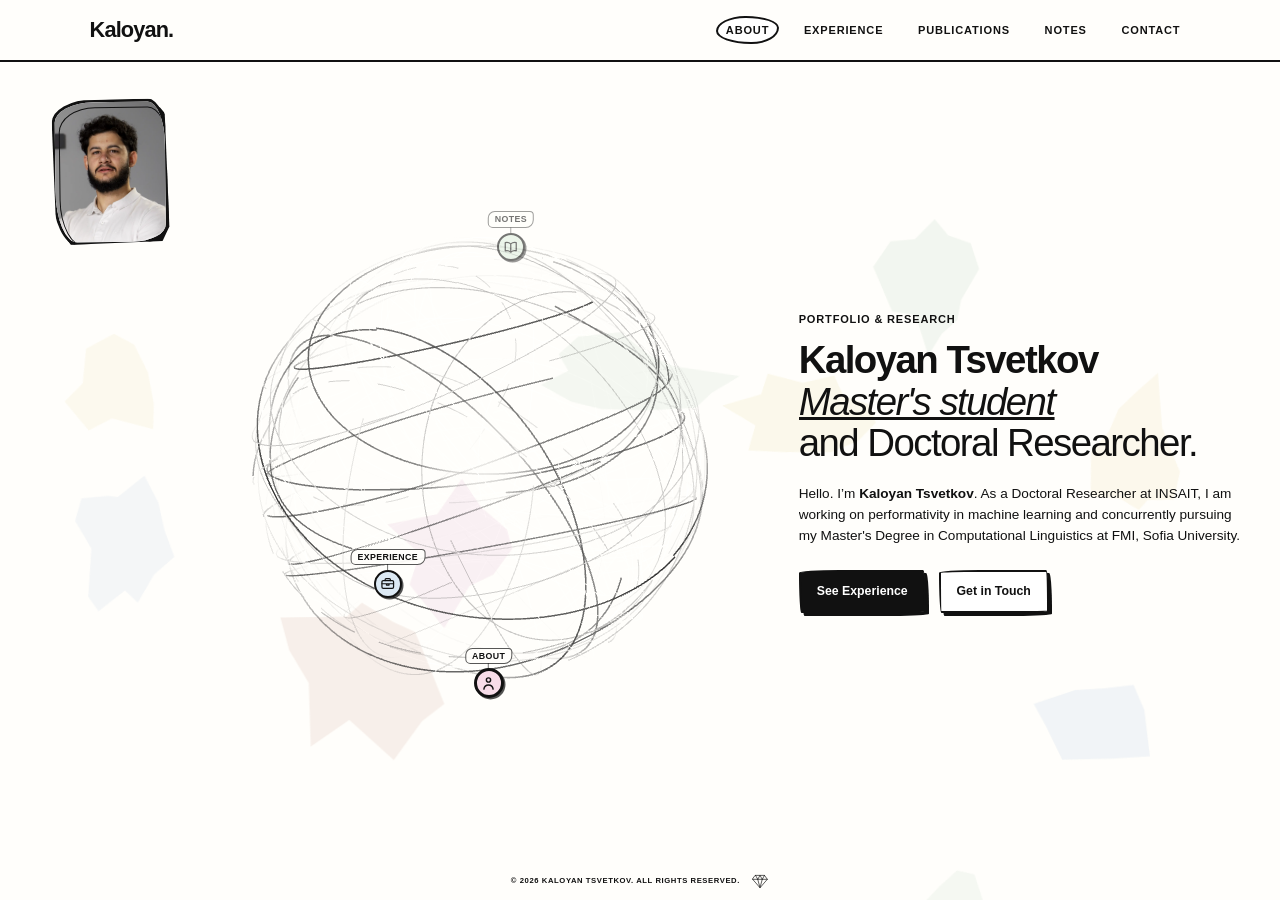
<file: index.html>
<!DOCTYPE html>
<html lang="en">
<head>
    <meta charset="UTF-8" />
    <meta name="viewport" content="width=device-width, initial-scale=1.0" />
    <meta name="description" content="<b>Kaloyan Tsvetkov</b> — Doctoral Researcher & Digital Curator." />
    <title>Kaloyan Tsvetkov</title>
    <link rel="icon" href="./src/images/favicon.ico" type="image/x-icon" />
    <link rel="shortcut icon" href="./src/images/favicon.ico" type="image/x-icon" />
    <link rel="stylesheet" href="style/portfolio.css">
    <link rel="stylesheet" href="style/sketch.css">
</head>
<body>
    <div class="pastel-field" aria-hidden="true">
        <span class="pastel-shape pastel-shape-a"></span><span class="pastel-shape pastel-shape-b"></span>
        <span class="pastel-shape pastel-shape-c"></span><span class="pastel-shape pastel-shape-d"></span>
        <span class="pastel-shape pastel-shape-e"></span><span class="pastel-shape pastel-shape-f"></span>
        <span class="pastel-shape pastel-shape-g"></span><span class="pastel-shape pastel-shape-h"></span>
        <span class="pastel-shape pastel-shape-i"></span><span class="pastel-shape pastel-shape-j"></span>
    </div>

    <nav class="glass-nav" aria-label="Primary">
        <div class="nav-content">
            <a href="#" class="logo text-display" data-section-link="about">Kaloyan.</a>
            <span class="mobile-active-section text-label" aria-hidden="true">About</span>
            <button class="mobile-menu-toggle" type="button" aria-label="Open navigation" aria-expanded="false" aria-controls="primary-links">
                <svg viewBox="0 0 24 24" aria-hidden="true"><path d="M4 7h16M4 12h16M4 17h16"></path></svg>
            </button>
            <ul class="nav-links" id="primary-links">
                <li><a href="#about" class="text-label is-active" data-section-link="about" aria-current="page">About</a></li>
                <li><a href="#experience" class="text-label" data-section-link="experience">Experience</a></li>
                <li><a href="#publications" class="text-label" data-section-link="publications">Publications</a></li>
                <li><a href="#notes" class="text-label" data-section-link="notes">Notes</a></li>
                <li><a href="#contact" class="text-label" data-section-link="contact">Contact</a></li>
            </ul>
        </div>
    </nav>

    <main class="portfolio-shell">
        <aside class="portrait-region" aria-label="Portrait">
            <div class="hero-visual"><div class="image-frame"><img src="src/images/profile_work.webp" alt="me" fetchpriority="high" loading="eager"></div></div>
        </aside>

        <div class="orb-region">
            <canvas id="orb-canvas" aria-hidden="true"></canvas>
            <div class="orb-node-layer">
                <button class="orb-node is-active" type="button" data-orb-section="about" aria-label="About" aria-pressed="true"><svg class="orb-node-icon" data-icon="person" viewBox="0 0 24 24" aria-hidden="true"><circle cx="12" cy="7" r="3"></circle><path d="M5.5 20c.5-4 2.7-6 6.5-6s6 2 6.5 6"></path></svg><span>About</span></button>
                <button class="orb-node" type="button" data-orb-section="experience" aria-label="Experience" aria-pressed="false"><svg class="orb-node-icon" data-icon="briefcase" viewBox="0 0 24 24" aria-hidden="true"><rect x="3" y="7" width="18" height="12" rx="2"></rect><path d="M8 7V5.5A1.5 1.5 0 0 1 9.5 4h5A1.5 1.5 0 0 1 16 5.5V7M3 12h18M10 12v2h4v-2"></path></svg><span>Experience</span></button>
                <button class="orb-node" type="button" data-orb-section="publications" aria-label="Publications" aria-pressed="false"><svg class="orb-node-icon" data-icon="file-text" viewBox="0 0 24 24" aria-hidden="true"><path d="M6 3h8l4 4v14H6zM14 3v5h4M9 12h6M9 16h6"></path></svg><span>Publications</span></button>
                <button class="orb-node" type="button" data-orb-section="notes" aria-label="Notes" aria-pressed="false"><svg class="orb-node-icon" data-icon="book" viewBox="0 0 24 24" aria-hidden="true"><path d="M3.5 5.5c3.5-1 6-.2 8.5 2v13c-2.5-2.2-5-3-8.5-2zM20.5 5.5c-3.5-1-6-.2-8.5 2v13c2.5-2.2 5-3 8.5-2z"></path></svg><span>Notes</span></button>
                <button class="orb-node" type="button" data-orb-section="contact" aria-label="Contact" aria-pressed="false"><svg class="orb-node-icon" data-icon="mail" viewBox="0 0 24 24" aria-hidden="true"><rect x="3" y="5" width="18" height="14" rx="2"></rect><path d="m4 7 8 6 8-6"></path></svg><span>Contact</span></button>
            </div>
        </div>

        <div class="section-stage" aria-live="polite">
            <section class="content-section hero is-active" id="about" data-section="about">
                <div class="editorial-grid"><div class="hero-text-block">
                    <span class="eyebrow text-label">Portfolio & Research</span>
                    <h1 class="display-lg"><b>Kaloyan Tsvetkov</b><br> <span class="italic-accent">Master's student</span> <br> and Doctoral Researcher.</h1>
                    <p class="body-lg">Hello. I’m <b>Kaloyan Tsvetkov</b>. As a Doctoral Researcher at INSAIT, I am working on performativity in machine learning and concurrently pursuing my Master's Degree in Computational Linguistics at FMI, Sofia University.</p>
                    <div class="cta-group"><a href="#experience" class="btn btn-primary" data-section-link="experience">See Experience</a><a href="#contact" class="btn btn-secondary" data-section-link="contact">Get in Touch</a></div>
                </div></div>
            </section>

            <section id="experience" class="content-section section-spacer bg-surface-low" data-section="experience" hidden>
                <div class="editorial-grid">
                    <div class="section-header full-row"><h2 class="headline-md"><span class="eyebrow-inline text-label">02 / Experience</span> Selected Roles</h2></div>
                    <div class="cards-grid">
                        <article class="card"><div class="card-header"><span class="chip">Research</span><span class="date text-label">Sep 2025 - Present</span></div><h3 class="title-lg">Ph.D. Student <span class="italic-accent">@</span> INSAIT</h3><p class="body-md text-muted">Focusing on AI Safety, LRM Scheming, and Theoretical Foundations.</p></article>
                        <article class="card"><div class="card-header"><span class="chip">Teaching</span><span class="date text-label">2022 - 2025</span></div><h3 class="title-lg">Teaching Assistant <span class="italic-accent">@</span> FMI</h3><p class="body-md text-muted">Conducting tutorials and mentoring undergraduate students in core CS subjects.</p></article>
                        <article class="card"><div class="card-header"><span class="chip">Internship</span><span class="date text-label">Mar 2025 - Jun 2025</span></div><h3 class="title-lg">Research Intern <span class="italic-accent">@</span> INSAIT</h3><p class="body-md text-muted">Early research into AI alignment theories.</p></article>
                        <article class="card"><div class="card-header"><span class="chip">Engineering</span><span class="date text-label">Jul 2024 - Nov 2024</span></div><h3 class="title-lg">Full-Stack Intern <span class="italic-accent">@</span> Astea</h3><p class="body-md text-muted">Developed a complex web-based team project utilizing modern stack technologies.</p></article>
                        <article class="card"><div class="card-header"><span class="chip">Hackathon</span><span class="date text-label">2023 & 2024</span></div><h3 class="title-lg">FMI Codes Winner</h3><p class="body-md text-muted">Achieved First Place (2024) and Second Place (2023) in the 48-hour university hackathon.</p></article>
                        <article class="card"><div class="card-header"><span class="chip">Olympiad</span><span class="date text-label">2017 - 2021</span></div><h3 class="title-lg">National Math Olympiad</h3><p class="body-md text-muted">Silver Medalist (2024) and 2x Bronze Medalist (2023, 2025).</p></article>
                    </div>
                </div>
            </section>

            <section id="publications" class="content-section section-spacer" data-section="publications" hidden>
                <div class="editorial-grid">
                    <div class="section-header full-row"><h2 class="headline-md"><span class="eyebrow-inline text-label">03 / Research</span> Publications</h2></div>
                    <div class="cards-grid cards-grid-single"><article class="card publication-card">
                        <div class="card-header"><span class="chip">Conference</span><span class="date text-label">2025</span></div>
                        <h3 class="title-lg"><a href="#" target="_blank" rel="noopener noreferrer">The Open Proof Corpus: A Large-Scale Study of LLM-Generated Mathematical Proofs</a></h3>
                        <p class="body-md text-muted"><b>Authors:</b>Jasper Dekoninck, Ivo Petrov, Kristian Minchev, Mislav Balunovic, Martin Vechev, Miroslav Marinov, Maria Drencheva, Lyuba Konova, Milen Shumanov, <b>Kaloyan Tsvetkov</b>, Nikolay Drenchev, Lazar Todorov, Kalina Nikolova, Nikolay Georgiev, Vanesa Kalinkova, Margulan Ismoldayev</p>
                        <p class="body-sm text-muted italic-accent">Published in: ICLR 2026</p>
                    </article></div>
                </div>
            </section>

            <section id="notes" class="content-section section-spacer bg-surface-low" data-section="notes" hidden>
                <div class="editorial-grid">
                    <div class="section-header full-row"><h2 class="headline-md"><span class="eyebrow-inline text-label">04 / Library</span> Teaching Notes</h2></div>
                    <div class="cards-grid cards-grid-single notes-list">
                        <article class="card"><h3 class="title-lg">Discrete Mathematics</h3><a href="./src/documents/DS_notes.pdf" target="_blank" rel="noopener noreferrer" class="text-label date">PDF / Open Access</a></article>
                        <article class="card"><h3 class="title-lg">Design & Analysis of Algorithms</h3><a href="./src/documents/DAA_notes.pdf" target="_blank" rel="noopener noreferrer" class="text-label date">PDF / Open Access</a></article>
                        <article class="card"><h3 class="title-lg">Algebra</h3><a href="./src/documents/Algebra_notes.pdf" target="_blank" rel="noopener noreferrer" class="text-label date">PDF / Open Access</a></article>
                    </div>
                </div>
            </section>

            <section id="contact" class="content-section section-spacer" data-section="contact" hidden>
                <div class="editorial-grid">
                    <div class="section-header full-row"><h2 class="headline-md"><span class="eyebrow-inline text-label">05 / Contact</span> Main Line.</h2></div>
                    <div class="contact-main col-offset-2">
                        <a href="mailto:kaloyan.tsvetkov@insait.ai" class="email-display display-lg">kaloyan.tsvetkov<span class="italic-accent">@</span> insait.ai</a>
                        <p class="body-lg text-muted">Reach out for research collaborations, academic inquiries or general discussions.</p>
                        <div class="social-links"><a href="https://github.com/KaloyanTs" class="social-text text-label">GitHub</a><a href="https://www.linkedin.com/in/kaloyan-tsvetkov-40416a247/" class="social-text text-label">LinkedIn</a><a href="https://www.instagram.com/kaloyants_gotin_sym/" class="social-text text-label">Instagram</a><a href="https://www.facebook.com/profile.php?id=100024007178107" class="social-text text-label">Facebook</a></div>
                    </div>
                </div>
            </section>
        </div>
    </main>

    <footer><div class="editorial-grid"><div class="footer-content">
        <p class="text-label text-muted">&copy; 2026 <b>Kaloyan Tsvetkov</b>. All rights reserved.</p>
        <span class="gem-launcher" onclick="openTowerGame(this)" title="Play Tower Bloxx"><img src="./src/images/diamong.svg" alt="Play"></span>
    </div></div></footer>

    <div id="tower-bloxx-modal" class="hidden">
        <div class="modal-header"><button class="restart-btn" onclick="resetGame()" title="Start Over">↻</button><button class="close-btn" onclick="closeTowerGame()" title="Close">&times;</button></div>
        <div id="tower-game-container">
            <div id="game-hud" class="hidden"><div class="hud-score">Population: <span id="hud-score-value">0</span></div><div class="hud-level">Level: <span id="hud-level-value">1</span></div></div>
            <div id="combo-timer-container" class="hidden"><div id="combo-timer-bar-wrapper"><div id="combo-timer-bar"></div></div><div id="combo-side-label"><span id="hud-combo-value">x1</span></div></div>
            <div id="game-state-completed" class="game-overlay hidden"><button class="close-popup-btn" onclick="hideCompletedPopup()" title="Close to view tower">&times;</button><h2 class="title-lg">Tower Completed!</h2><div class="score-summary">Bonus: <span id="tower-bonus">+500</span></div><button class="btn btn-primary" onclick="nextTower()">Build Next</button></div>
            <div id="effects-container"></div>
        </div>
    </div>

    <script src="script/contsnts.js" defer></script>
    <script src="script/portfolio.js" defer></script>
</body>
</html>
</file>
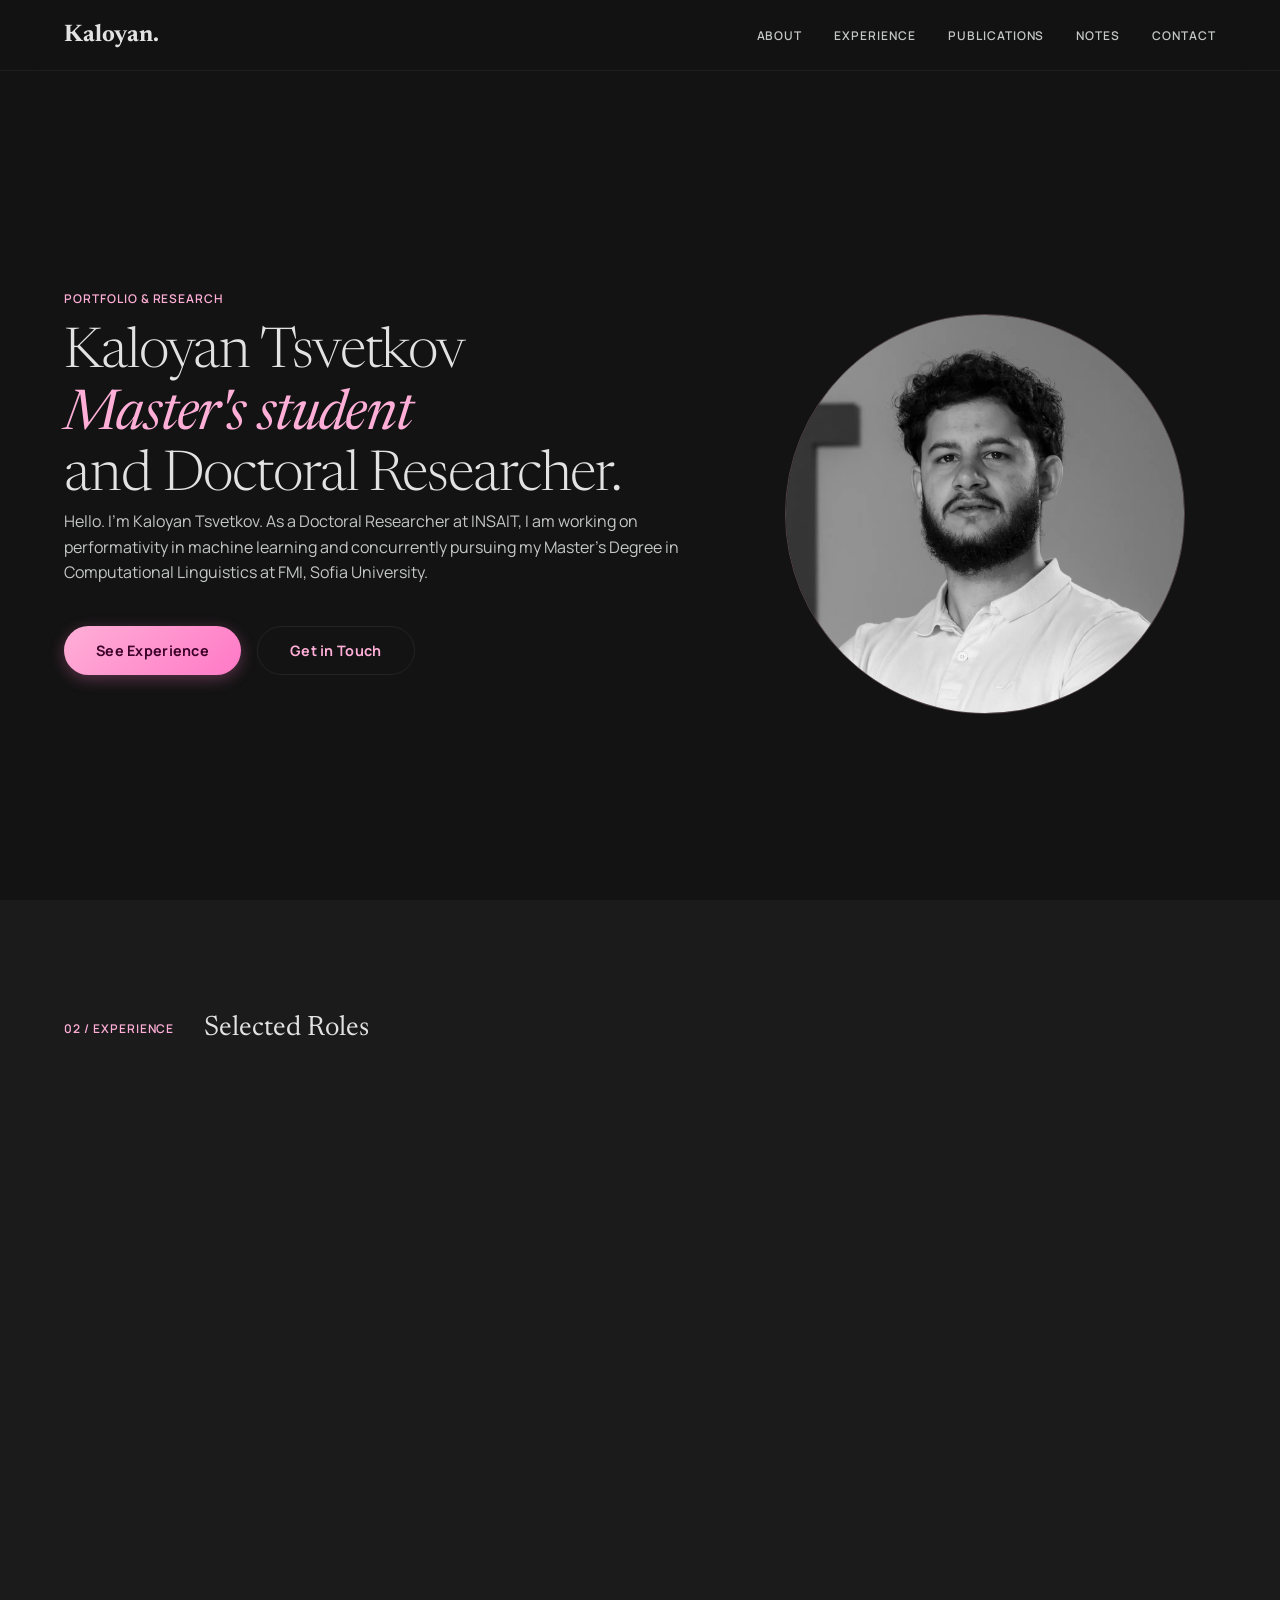
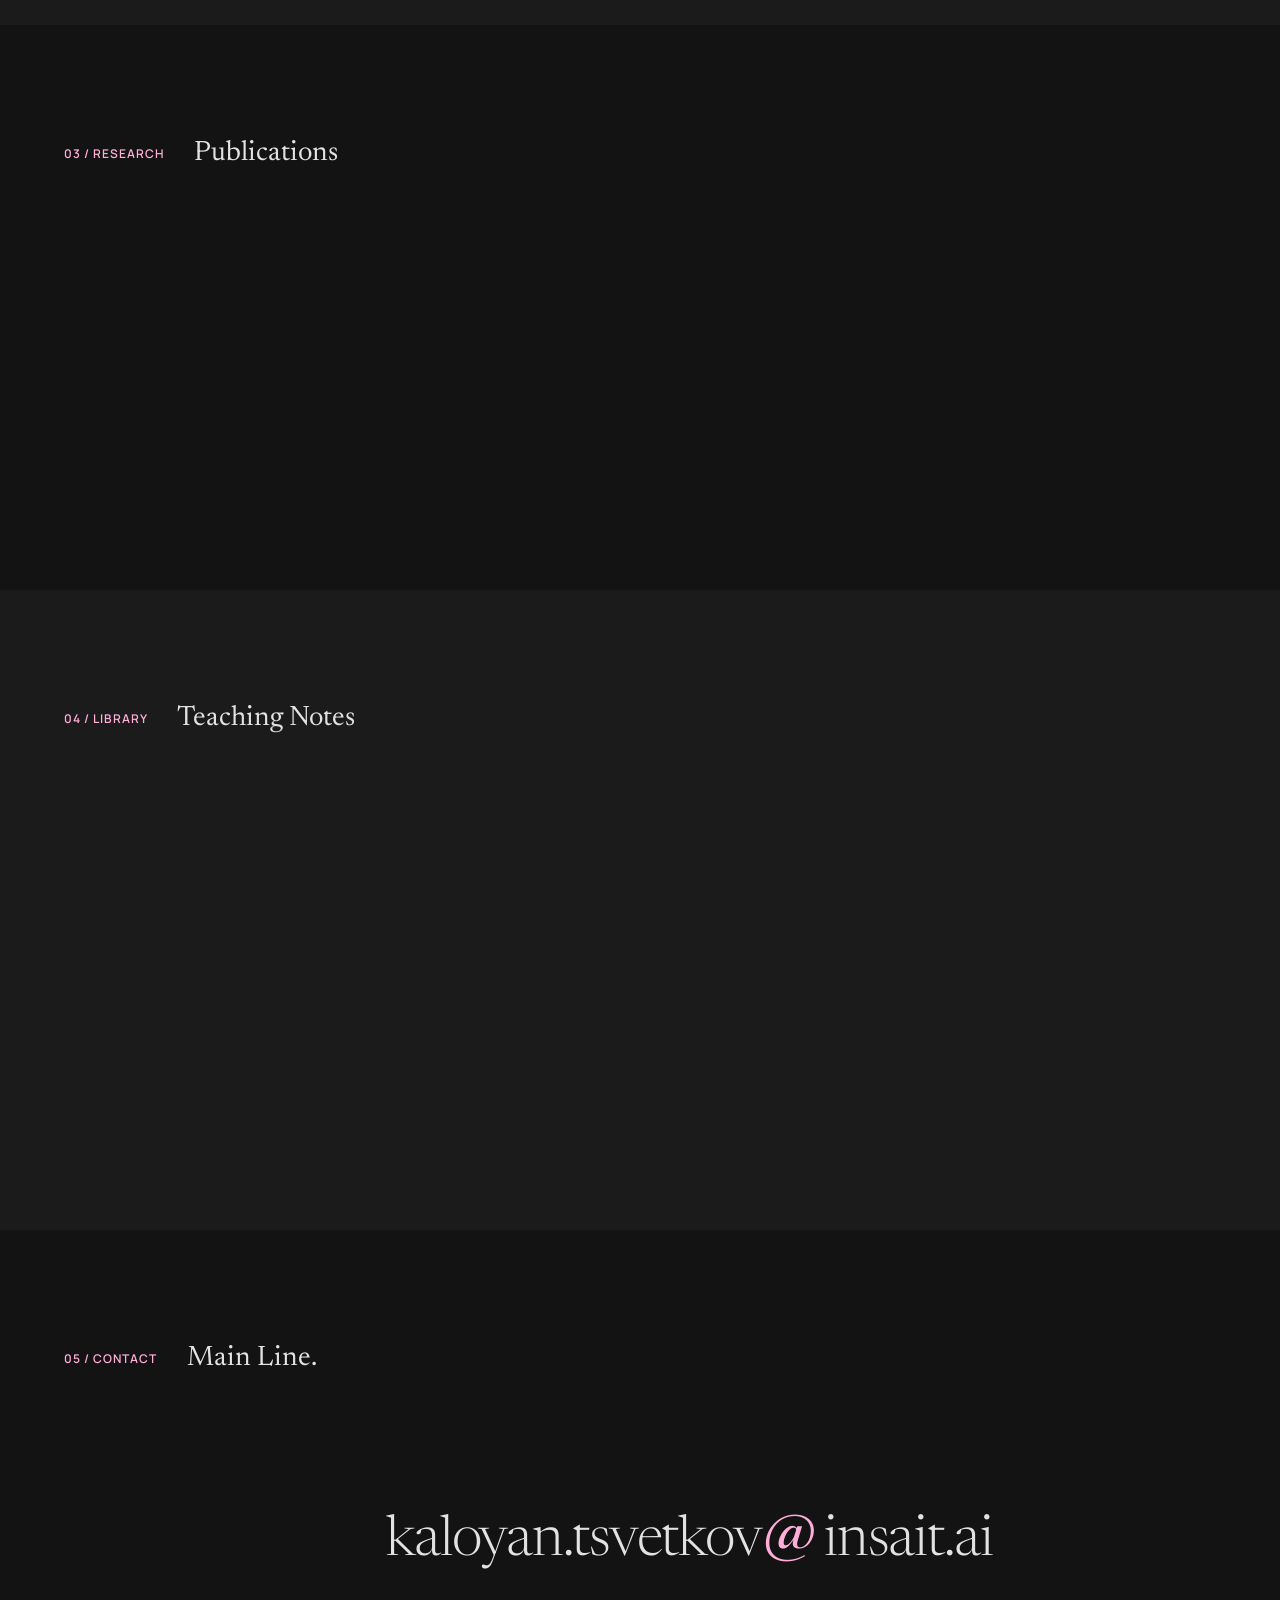
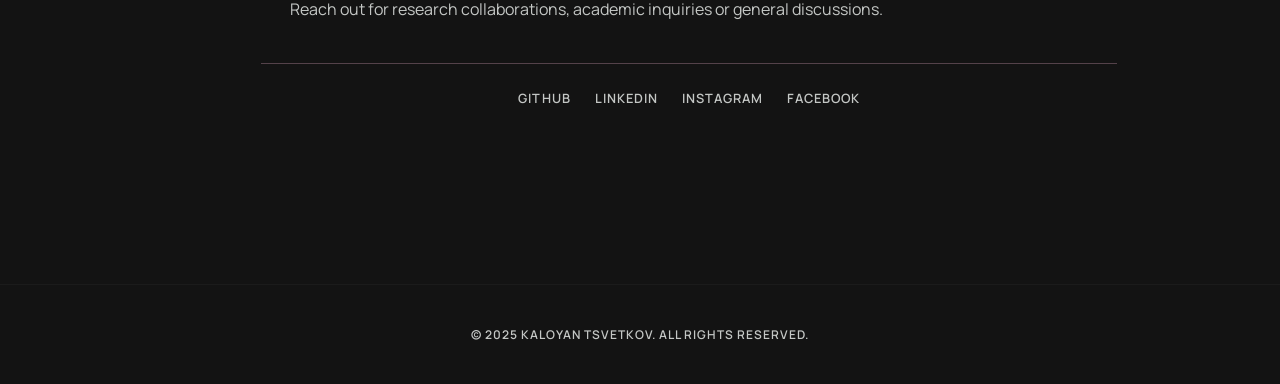
<file: index_formal.html>
<!DOCTYPE html>
<html lang="en">

<head>
    <meta charset="UTF-8" />
    <meta name="viewport" content="width=device-width, initial-scale=1.0" />
    <meta name="description" content="Kaloyan Tsvetkov — Doctoral Researcher & Digital Curator." />
    <title>Kaloyan Tsvetkov</title>
    
    <!-- Google Fonts: Newsreader (Serif) & Manrope (Sans-Serif) -->
    <link rel="preconnect" href="https://fonts.googleapis.com">
    <link rel="preconnect" href="https://fonts.gstatic.com" crossorigin>
    <link href="https://fonts.googleapis.com/css2?family=Manrope:wght@400;500;700&family=Newsreader:ital,opsz,wght@0,6..72,300;0,6..72,400;0,6..72,700;1,6..72,400&display=swap" rel="stylesheet">
    
    <!-- Favicon -->
    <link rel="icon" href="./src/images/favicon.ico" type="image/x-icon" />
    <link rel="shortcut icon" href="./src/images/favicon.ico" type="image/x-icon" />
    
    <!-- Font Awesome (Legacy support) -->
    <link rel="stylesheet" href="https://cdnjs.cloudflare.com/ajax/libs/font-awesome/4.7.0/css/font-awesome.min.css">
    
    <link rel="stylesheet" href="style/main.css">
</head>

<body>
    <!-- Navigation: Floating Glass -->
    <nav class="glass-nav">
        <div class="nav-content">
            <a href="#" class="logo text-display">Kaloyan.</a>
            <ul class="nav-links">
                <li><a href="#about" class="text-label">About</a></li>
                <li><a href="#experience" class="text-label">Experience</a></li>
                <li><a href="#publications" class="text-label">Publications</a></li>
                <li><a href="#notes" class="text-label">Notes</a></li>
                <li><a href="#contact" class="text-label">Contact</a></li>
            </ul>
        </div>
    </nav>

    <!-- Hero Section: Editorial Asymmetry -->
    <section class="hero" id="about">
        <div class="editorial-grid">
            <div class="hero-text-block">
                <span class="eyebrow text-label">Portfolio & Research</span>
                <h1 class="display-lg">Kaloyan Tsvetkov<br> <span class="italic-accent">Master's student</span> <br> and Doctoral Researcher.</h1>
                <p class="body-lg">Hello. I’m Kaloyan Tsvetkov. As a Doctoral Researcher at INSAIT, I am working on performativity in machine learning and concurrently pursuing my Master's Degree in Computational Linguistics at FMI, Sofia University.</p>
                <div class="cta-group">
                    <a href="#experience" class="btn btn-primary">See Experience</a>
                    <a href="#contact" class="btn btn-secondary">Get in Touch</a>
                </div>
            </div>
            <!-- Image offset for asymmetry -->
            <div class="hero-visual">
                <div class="image-frame">
                <img src="src/images/profile_work.webp" alt="me" loading="lazy">
                </div>
            </div>
        </div>
    </section>

    <!-- Experience Section -->
    <section id="experience" class="section-spacer bg-surface-low">
        <div class="editorial-grid">
            <div class="section-header full-row">
                <h2 class="headline-md"><span class="eyebrow-inline text-label">02 / Experience</span> Selected Roles</h2>
            </div>
            
            <div class="cards-grid">
                <!-- Card 1 -->
                <article class="card">
                    <div class="card-header">
                        <span class="chip">Research</span>
                        <span class="date text-label">Sep 2025 - Present</span>
                    </div>
                    <h3 class="title-lg">Ph.D. Student <span class="italic-accent">@</span> INSAIT</h3>
                    <p class="body-md text-muted">Focusing on AI Safety, LRM Scheming, and Theoretical Foundations.</p>
                </article>

                <!-- Card 2 -->
                <article class="card">
                    <div class="card-header">
                        <span class="chip">Teaching</span>
                        <span class="date text-label">2022 - 2025</span>
                    </div>
                    <h3 class="title-lg">Teaching Assistant <span class="italic-accent">@</span> FMI</h3>
                    <p class="body-md text-muted">Conducting tutorials and mentoring undergraduate students in core CS subjects.</p>
                </article>

                <!-- Card 3 -->
                <article class="card">
                    <div class="card-header">
                        <span class="chip">Internship</span>
                        <span class="date text-label">Mar 2025 - Jun 2025</span>
                    </div>
                    <h3 class="title-lg">Research Intern <span class="italic-accent">@</span> INSAIT</h3>
                    <p class="body-md text-muted">Early research into AI alignment theories.</p>
                </article>

                <!-- Card 4 -->
                <article class="card">
                    <div class="card-header">
                        <span class="chip">Engineering</span>
                        <span class="date text-label">Jul 2024 - Nov 2024</span>
                    </div>
                    <h3 class="title-lg">Full-Stack Intern <span class="italic-accent">@</span> Astea</h3>
                    <p class="body-md text-muted">Developed a complex web-based team project utilizing modern stack technologies.</p>
                </article>

                <!-- Card 5 -->
                <article class="card">
                    <div class="card-header">
                        <span class="chip">Hackathon</span>
                        <span class="date text-label">2023 & 2024</span>
                    </div>
                    <h3 class="title-lg">FMI Codes Winner</h3>
                    <p class="body-md text-muted">Achieved First Place (2024) and Second Place (2023) in the 48-hour university hackathon.</p>
                </article>

                <!-- Card 6 -->
                <article class="card">
                    <div class="card-header">
                        <span class="chip">Olympiad</span>
                        <span class="date text-label">2017 - 2021</span>
                    </div>
                    <h3 class="title-lg">National Math Olympiad</h3>
                    <p class="body-md text-muted">Silver Medalist (2024) and 2x Bronze Medalist (2023, 2025).</p>
                </article>
            </div>
        </div>
    </section>

    <!-- Publications Section -->
    <section id="publications" class="section-spacer">
        <div class="editorial-grid">
            <div class="section-header full-row">
                <h2 class="headline-md"><span class="eyebrow-inline text-label">03 / Research</span> Publications</h2>
            </div>
            
            <div class="cards-grid cards-grid-single">
                <article class="card publication-card">
                    <div class="card-header">
                        <span class="chip">Conference</span>
                        <span class="date text-label">2025</span>
                    </div>
                    <h3 class="title-lg"><a href="#" target="_blank">The Open Proof Corpus: A Large-Scale Study of LLM-Generated Mathematical Proofs</a></h3>
                    <p class="body-md text-muted"><b>Authors:</b>Jasper Dekoninck, Ivo Petrov, Kristian Minchev, Mislav Balunovic, Martin Vechev, Miroslav Marinov, Maria Drencheva, Lyuba Konova, Milen Shumanov, Kaloyan Tsvetkov, Nikolay Drenchev, Lazar Todorov, Kalina Nikolova, Nikolay Georgiev, Vanesa Kalinkova, Margulan Ismoldayev</p>
                    <p class="body-sm text-muted italic-accent">Published in: ICLR 2026</p>
                </article>
            </div>
        </div>
    </section>

    <!-- Notes Section -->
    <section id="notes" class="section-spacer bg-surface-low">
        <div class="editorial-grid">
            <div class="section-header full-row">
                <h2 class="headline-md"><span class="eyebrow-inline text-label">04 / Library</span> Teaching Notes</h2>
            </div>
            
            <div class="cards-grid cards-grid-single">
                <article class="card" style="flex-direction: row; justify-content: space-between; align-items: center;">
                    <h3 class="title-lg">Discrete Mathematics</h3>
                    <a href="./src/documents/DS_notes.pdf" target="_blank" class="text-label date">PDF / Open Access</a>
                </article>
                <article class="card" style="flex-direction: row; justify-content: space-between; align-items: center;">
                    <h3 class="title-lg">Design & Analysis of Algorithms</h3>
                    <a href="./src/documents/DAA_notes.pdf" target="_blank" class="text-label date">PDF / Open Access</a>
                </article>
                <article class="card" style="flex-direction: row; justify-content: space-between; align-items: center;">
                    <h3 class="title-lg">Algebra</h3>
                    <a href="./src/documents/Algebra_notes.pdf" target="_blank" class="text-label date">PDF / Open Access</a>
                </article>
            </div>
        </div>
    </section>

    <!-- Contact Section -->
    <section id="contact" class="section-spacer">
        <div class="editorial-grid">
            <div class="section-header full-row">
                <h2 class="headline-md"><span class="eyebrow-inline text-label">05 / Contact</span> Main Line.</h2>
            </div>

            <div class="contact-main col-offset-2">
                <a href="mailto:kaloyan.tsvetkov@insait.ai" class="email-display display-lg">
                    kaloyan.tsvetkov<span class="italic-accent">@</span> insait.ai
                </a>
                
                <p class="body-lg text-muted" style="margin-top: var(--spacing-md);">Reach out for research collaborations, academic inquiries or general discussions.</p>

                <div class="social-links">
                    <a href="https://github.com/KaloyanTs" class="social-text text-label">GitHub</a>
                    <a href="https://www.linkedin.com/in/kaloyan-tsvetkov-40416a247/" class="social-text text-label">LinkedIn</a>
                    <a href="https://www.instagram.com/kaloyants_gotin_sym/" class="social-text text-label">Instagram</a>
                    <a href="https://www.facebook.com/profile.php?id=100024007178107" class="social-text text-label">Facebook</a>
                </div>
            </div>
        </div>
    </section>

    <footer>
        <div class="editorial-grid">
            <div style="grid-column: 1 / -1; width: 100%;">
                <p class="text-label text-muted" style="white-space: nowrap;">&copy; 2025 Kaloyan Tsvetkov. All rights reserved.</p>
            </div>
        </div>
    </footer>

    <!-- Page behavior -->
    <script src="script/main.js"></script>
</body>
</html>
</file>
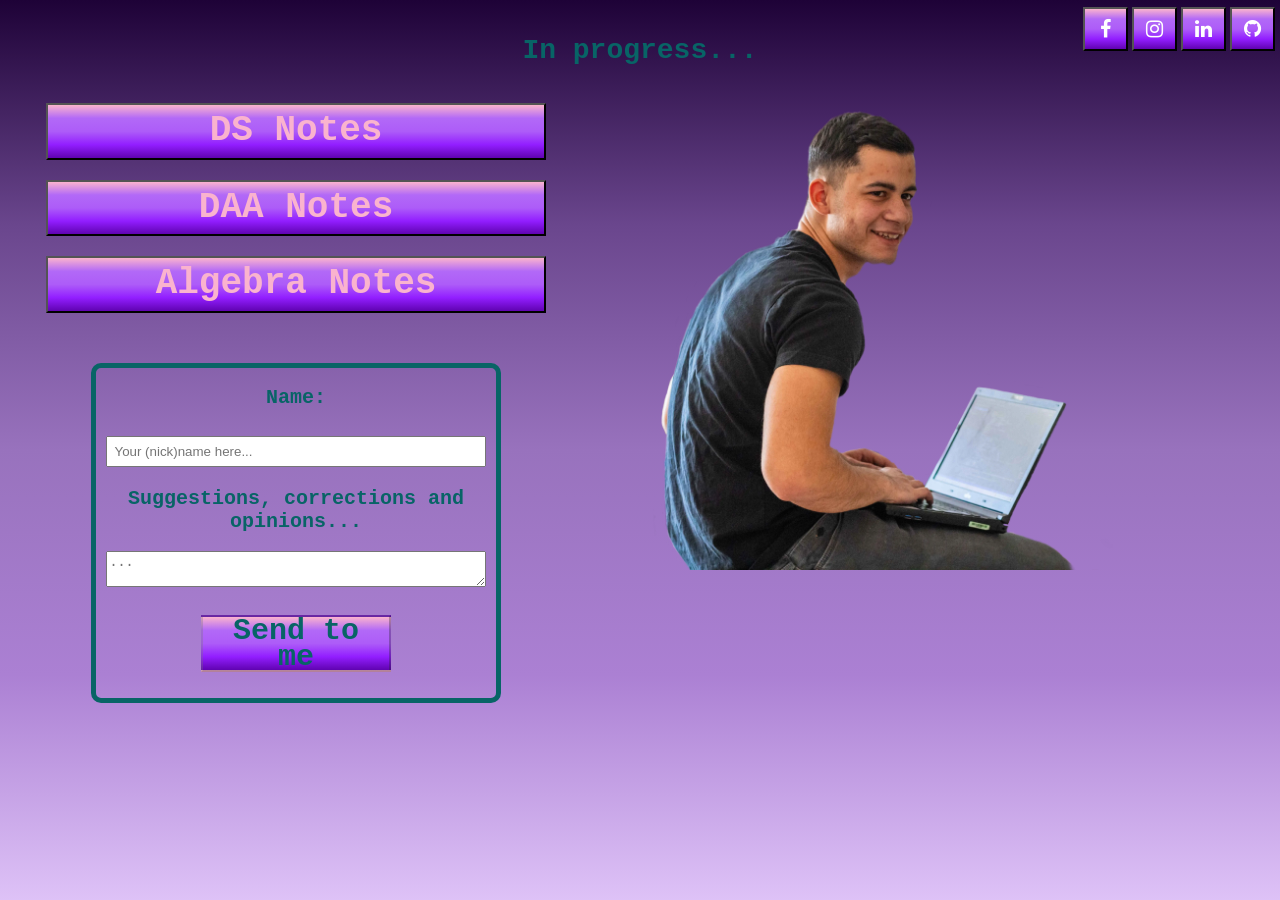
<file: index_old.html>
<html>

<head>
    <link rel="preconnect" href="https://fonts.googleapis.com">
    <link rel="preconnect" href="https://fonts.gstatic.com" crossorigin>
    <link href="https://fonts.googleapis.com/css2?family=Rubik+Beastly&family=Rubik+Wet+Paint&display=swap"
        rel="stylesheet">
    <link rel="icon" href="src/images/icon_bulb.ico">
    <link rel="stylesheet" href="https://cdnjs.cloudflare.com/ajax/libs/font-awesome/4.7.0/css/font-awesome.min.css">
    <link rel="stylesheet" href="style/indexStyle.css">
    <meta name="viewport">
</head>

<body>

    <h1>In progress...</h1>

    <div class="row">
        <div class="column">
            <div style="margin: 0 auto; display: flex; margin-top: 10px; margin-bottom: 20px; ">
                <button class="resourceBtn" onclick="window.location.href='src/documents/DS_notes.pdf'" type="button"
                    style="margin: auto;">DS
                    Notes</button>
            </div>
            <div style="margin: 0 auto; display: flex; margin-top: 10px; margin-bottom: 20px;">
                <button class="resourceBtn" onclick="window.location.href='src/documents/DAA_notes.pdf'" type="button"
                    style="margin: auto;">DAA Notes</button>
            </div>
            <div style="margin: 0 auto; display: flex; margin-top: 10px; margin-bottom: 20px;">
                <button class="resourceBtn" onclick="window.location.href='src/documents/Algebra_notes.pdf'" type="button"
                    style="margin: auto;">Algebra Notes</button>
            </div>

            <div style="margin:auto; margin-top: 50px; width: 75%;" class="box">
                <form id="submitForm" novalidate="novalidate" style="align-items: center;"
                    action="https://api.web3forms.com/submit" method="POST">

                    <input type="hidden" name="access_key" value="22f1cfb2-0e7a-478f-9db4-bccd0e0265a4">

                    <p style="text-align: center;margin-top: 0; margin-bottom: 0px;" for="fname">Name:</p>
                    <br><input style="padding: 6;margin-bottom: 20px; width: 100%; max-width: 100%;" type="text"
                        name="name" placeholder="Your (nick)name here..." required>

                    <br>
                    <p style="text-align: center; line-height: normal;" for="fname">Suggestions, corrections and
                        opinions...</p>

                    <br><textarea id="textArea" style="width: 100%; max-width: 100%;" name="message" placeholder="..."
                        required></textarea>

                    <br>

                    <br>
                    <div style="display: flex;
                justify-content: space-between; align-items: baseline; margin-top: 10px; margin-bottom: 10px;">
                        <button id="submitButton"
                            style=" margin-top: 10px; margin-bottom: 10px;width: 50%;margin: auto; font-size: 30px; "
                            type="submit">Send to me</button>
                    </div>

                    <input type="hidden" name="redirect" value="https://kaloyants.github.io/PersonalWebsite/">
                </form>
            </div>
            <!-- todo make new email for the purpose -->
            <script src="https://web3forms.com/client/script.js" async defer></script>
        </div>
    </div>
    <div class="column">
        <img src="src/images/me.webp" alt="This had to be me..." s tyle="width: 50%; margin: 0 auto; display: flex;">
    </div>
    </div>
    <div style="position: absolute; top: 5px;
    right: 5px;
            justify-content: space-between;">
        <button onclick="window.location.href='https://www.facebook.com/profile.php?id=100024007178107'"
            class="fa fa-facebook">
        </button>
        <button onclick="window.location.href='https://www.instagram.com/kaloyants_gotin_sym/'"
            class="fa fa-instagram"></button>
        <button onclick="window.location.href='https://www.linkedin.com/in/kaloyan-tsvetkov-40416a247/'"
            class="fa fa-linkedin"></button>
        <button onclick="window.location.href='https://github.com/KaloyanTs'" class="fa fa-github"></button>
    </div>

    <script src="script/indexScript.js"></script>
</body>


</html>
</file>
<file: style/portfolio.css>
:root {
    --ink: #111111;
    --paper: #fffefb;
    --paper-solid: #ffffff;
    --pink: #f7dce8;
    --blue: #dce9f4;
    --yellow: #f7efc9;
    --green: #dfeede;
    --line: 2px solid var(--ink);
    --sketch-radius: 255px 18px 225px 15px / 18px 225px 15px 255px;
    --font-sketch: "Comic Sans MS", "Comic Sans", "Chalkboard SE", "Marker Felt", sans-serif;
    --header-height: var(--header-desktop-height, 62px);
}

* { box-sizing: border-box; margin: 0; padding: 0; }

html {
    width: 100%;
    height: 100%;
    overflow: hidden;
    font-size: 16px;
}

body {
    width: 100%;
    height: 100%;
    min-height: 100dvh;
    overflow: hidden;
    color: var(--ink);
    background: var(--paper);
    font-family: var(--font-sketch);
    line-height: 1.45;
    -webkit-font-smoothing: antialiased;
}

button, a { font: inherit; color: inherit; }
a { text-decoration: none; }
ul { list-style: none; }
img { display: block; max-width: 100%; }
[hidden] { display: none !important; }

::selection { color: #fff; background: #111; }

:focus-visible {
    outline: 3px solid #111;
    outline-offset: 4px;
}

.pastel-field, .pastel-shape {
    position: fixed;
    pointer-events: none;
}

.pastel-field { inset: 0; z-index: -2; overflow: hidden; }

.pastel-shape {
    display: block;
    left: 0;
    top: 0;
    opacity: .3;
    filter: saturate(.76);
    will-change: transform;
    transform-origin: center;
}

.pastel-shape-a {
    width: 31vw; height: 34vh; left: -9vw; top: 17vh;
    background: var(--pink); clip-path: polygon(8% 19%, 72% 0, 100% 41%, 81% 92%, 22% 100%, 0 61%);
}

.pastel-shape-b {
    width: 27vw; height: 27vh; right: -6vw; top: 8vh;
    background: var(--blue); clip-path: polygon(18% 2%, 87% 13%, 100% 67%, 68% 100%, 2% 82%, 0 28%);
}

.pastel-shape-c {
    width: 32vw; height: 28vh; right: 19vw; bottom: -13vh;
    background: var(--yellow); clip-path: polygon(11% 29%, 52% 0, 96% 24%, 85% 88%, 38% 100%, 0 73%);
}

.pastel-shape-d {
    width: 20vw; height: 22vh; left: 26vw; top: -9vh;
    background: var(--green); clip-path: polygon(8% 16%, 75% 0, 100% 44%, 77% 100%, 17% 89%, 0 49%);
}

.glass-nav {
    position: fixed;
    z-index: 100;
    inset: 0 0 auto;
    height: var(--header-height);
    display: flex;
    align-items: center;
    background: rgba(255, 254, 251, .91);
    border-bottom: 2px solid #111;
}

.nav-content {
    width: min(var(--header-desktop-content-width, 86%), var(--header-desktop-content-max, 1440px));
    margin: 0 auto;
    display: flex;
    justify-content: space-between;
    align-items: center;
    gap: 2rem;
}

.logo { font-size: var(--header-logo-font-size, 1.36rem); font-weight: 700; letter-spacing: -.04em; }
.nav-links {
    display: flex;
    align-items: center;
    gap: clamp(var(--header-nav-gap-min, .45rem), var(--header-nav-gap-fluid, 1.15vw), var(--header-nav-gap-max, 1.35rem));
}

.nav-links a {
    display: block;
    padding: var(--header-link-padding-block, .27rem) var(--header-link-padding-inline, .5rem);
    border: 2px solid transparent;
    border-radius: 47% 53% 44% 56% / 54% 42% 58% 46%;
    font-size: .69rem;
    text-transform: uppercase;
    letter-spacing: .075em;
    font-weight: 700;
}

.nav-links a:hover, .nav-links a.is-active { border-color: #111; background: #fff; }
.mobile-active-section, .mobile-menu-toggle { display: none; }

.portfolio-shell {
    position: fixed;
    inset: calc(var(--header-height) + 10px) 3vw 48px;
    display: grid;
    grid-template-columns:
        minmax(var(--layout-desktop-portrait-column-min, 87.5px), var(--layout-desktop-portrait-column, 10%))
        minmax(var(--layout-desktop-orb-column-min, 440px), var(--layout-desktop-orb-column, 50%))
        minmax(360px, 1fr);
    gap: clamp(10px, 1.5vw, 26px);
    min-height: 0;
}

.portrait-region, .orb-region, .section-stage { min-width: 0; min-height: 0; }

.portrait-region {
    position: relative;
    z-index: 4;
    display: flex;
    align-items: flex-start;
    justify-content: flex-end;
    padding-top: clamp(8px, 3vh, 30px);
}

.hero-visual {
    position: relative;
    width: clamp(var(--profile-desktop-min), var(--profile-desktop-fluid), var(--profile-desktop-max));
    transform: translateX(clamp(4px, .8vw, 12px)) rotate(-.7deg);
}

.image-frame {
    position: relative;
    width: 100%;
    aspect-ratio: 4 / 5;
    overflow: hidden;
    background: #fff;
    border: 3px solid #111;
    border-radius: 36% 17% 31% 21% / 16% 31% 14% 37%;
    box-shadow: 5px 6px 0 #111;
    clip-path: polygon(4% 1%, 87% 0, 97% 5%, 100% 88%, 94% 98%, 12% 100%, 3% 95%, 0 14%);
}

.image-frame::after {
    content: "";
    position: absolute;
    inset: 5px -4px -5px 4px;
    border: 1px solid #111;
    border-radius: 33% 19% 29% 23% / 18% 29% 16% 34%;
    pointer-events: none;
}

.image-frame img {
    width: 100%; height: 100%; object-fit: cover; object-position: center 20%;
    filter: contrast(1.02);
    transform: scale(1);
    transition: filter .7s cubic-bezier(.22, 1, .36, 1), transform .7s cubic-bezier(.22, 1, .36, 1);
}

.image-frame:hover img { filter: contrast(1.04); transform: scale(1.025); }

.orb-region {
    position: relative;
    z-index: 2;
    display: grid;
    place-items: center;
    transform-origin: center;
}

#orb-canvas, .orb-node-layer { position: absolute; inset: 0; width: 100%; height: 100%; }
#orb-canvas { display: block; }
.orb-node-layer { pointer-events: none; overflow: visible; }

.orb-node {
    --node-opacity: 0;
    position: absolute;
    z-index: 2;
    width: var(--orb-node-size, 28px); height: var(--orb-node-size, 28px);
    display: grid;
    place-items: center;
    padding: 0;
    border: var(--orb-node-border-width, 2.25px) solid #111;
    border-radius: 50%;
    background: var(--node-fill, #f7dce8);
    box-shadow:
        var(--orb-node-shadow-offset, 1.5px)
        var(--orb-node-shadow-offset, 1.5px)
        0 rgba(17,17,17,var(--orb-node-shadow-opacity,.72));
    cursor: pointer;
    pointer-events: auto;
    opacity: var(--node-opacity);
    transform: translate(-50%, -50%) scale(var(--node-scale, 1));
    transition: opacity .18s linear, filter .18s ease, transform .18s ease;
}

.orb-node[data-orb-section="about"] { --node-fill: #f7dce8; }
.orb-node[data-orb-section="experience"] { --node-fill: #dce9f4; }
.orb-node[data-orb-section="publications"] { --node-fill: #f7efc9; }
.orb-node[data-orb-section="notes"] { --node-fill: #dfeede; }
.orb-node[data-orb-section="contact"] { --node-fill: #eadff1; }

.orb-node-icon {
    width: var(--orb-node-icon-size, 15.5px);
    height: var(--orb-node-icon-size, 15.5px);
    fill: none;
    stroke: #111;
    stroke-width: var(--orb-node-icon-stroke, 1.9);
    stroke-linecap: round;
    stroke-linejoin: round;
    pointer-events: none;
}

.orb-node span {
    position: absolute;
    left: 50%; bottom: calc(100% + var(--orb-node-label-gap, 7px));
    transform: translateX(-50%);
    padding: .14rem .38rem;
    color: #111;
    background: rgba(255,254,251,.94);
    border: 1px solid rgba(17,17,17,.7);
    border-radius: 7px 4px 8px 5px;
    font-size: clamp(.55rem, .65vw, .68rem);
    font-weight: 700;
    line-height: 1.15;
    white-space: nowrap;
    text-transform: uppercase;
    letter-spacing: .045em;
}

.orb-node span::after {
    content: "";
    position: absolute;
    top: 100%;
    left: 50%;
    width: 1px;
    height: var(--orb-node-label-connector-length, 6px);
    background: rgba(17,17,17,.58);
    transform: translateX(-50%);
}

.orb-node:hover { --node-scale: 1.16; filter: contrast(1.3); }
.orb-node.is-active {
    width: var(--orb-node-active-size, 30px);
    height: var(--orb-node-active-size, 30px);
    border-width: var(--orb-node-active-border-width, 3px);
    z-index: 3;
}
.orb-node.is-active .orb-node-icon {
    width: var(--orb-node-active-icon-size, 17px);
    height: var(--orb-node-active-icon-size, 17px);
    stroke-width: var(--orb-node-active-icon-stroke, 2);
}
.orb-node.is-hidden { visibility: hidden; pointer-events: none; }

.orb-region.is-focusing { animation: orb-focus 1.05s cubic-bezier(.22,1,.36,1); }
@keyframes orb-focus { 0%,100% { transform: scale(1); } 38% { transform: scale(1.028); } }

.section-stage { position: relative; overflow: hidden; isolation: isolate; }

.content-section {
    position: absolute;
    inset: 0;
    display: flex;
    align-items: center;
    opacity: 1;
    transform: translateY(0);
    transition: opacity .34s ease, transform .4s cubic-bezier(.22,1,.36,1);
}

.content-section.is-exiting { opacity: 0; transform: translateY(7px); transition-duration: .19s; }
.content-section.is-entering { opacity: 0; transform: translateY(9px); }
.content-section.is-active { opacity: 1; transform: translateY(0); }

.editorial-grid { width: 100%; min-width: 0; }
.hero { min-height: 0; padding: 0; }
.hero-text-block { width: 100%; }

.text-label {
    font-size: .69rem;
    text-transform: uppercase;
    letter-spacing: .075em;
    font-weight: 700;
}

.eyebrow { display: block; margin-bottom: .8rem; }
.eyebrow-inline { display: block; margin-bottom: .35rem; }

.display-lg {
    font-size: clamp(2.15rem, 3vw, 3.2rem);
    font-weight: 400;
    line-height: 1.08;
    letter-spacing: -.04em;
}

.headline-md { font-size: clamp(1.65rem, 2.25vw, 2.35rem); line-height: 1.08; }
.title-lg { font-size: clamp(.9rem, 1.08vw, 1.1rem); line-height: 1.25; }
.body-lg { margin-top: 1.2rem; font-size: clamp(.85rem, 1vw, 1rem); line-height: 1.56; }
.body-md { font-size: clamp(.7rem, .76vw, .82rem); line-height: 1.38; }
.body-sm { margin-top: .65rem; font-size: .75rem; }
.italic-accent { font-style: italic; text-decoration: underline; }

.cta-group { display: flex; flex-wrap: wrap; gap: .8rem; margin-top: 1.45rem; }

.btn {
    display: inline-flex;
    align-items: center;
    justify-content: center;
    min-height: 42px;
    padding: .68rem 1rem;
    border: 2px solid #111;
    border-radius: var(--sketch-radius);
    background: #fff;
    box-shadow: 3px 3px 0 #111;
    font-size: .77rem;
    font-weight: 700;
    transition: transform .18s ease, box-shadow .18s ease;
}

.btn-primary { color: #fff; background: #111; }
.btn:hover { transform: translate(-2px,-2px); box-shadow: 5px 5px 0 #111; }

.section-header { margin-bottom: clamp(14px, 2vh, 22px); }
.section-spacer { padding: 0; }
.bg-surface-low { background: transparent; }

.cards-grid { display: grid; grid-template-columns: repeat(2, minmax(0,1fr)); gap: clamp(8px, 1.1vw, 14px); }
.cards-grid-single { grid-template-columns: 1fr; }

.card {
    min-width: 0;
    padding: clamp(10px, 1vw, 15px);
    border: 2px solid #111;
    border-radius: var(--sketch-radius);
    background: rgba(255,255,255,.91);
    box-shadow: 3px 3px 0 #111;
}

.card-header { display: flex; justify-content: space-between; align-items: center; gap: .55rem; margin-bottom: .55rem; }
.chip { padding: .11rem .38rem; border: 1.5px solid #111; border-radius: 9px 17px 8px 15px / 15px 8px 17px 9px; font-size: .62rem; font-weight: 700; }
.date { font-size: clamp(.54rem, .59vw, .63rem); white-space: nowrap; }
.card .body-md { margin-top: .5rem; }
.publication-card { padding: clamp(18px, 2vw, 30px); }
.publication-card .title-lg { font-size: clamp(1.08rem, 1.35vw, 1.42rem); }
.publication-card .body-md { line-height: 1.55; }

.notes-list { gap: 1rem; }
.notes-list .card { display: flex; align-items: center; justify-content: space-between; gap: 1rem; padding: clamp(16px, 1.6vw, 22px); }
.notes-list .date { padding-bottom: .15rem; border-bottom: 2px solid #111; }

.contact-main { width: 100%; }
.email-display { display: inline-block; max-width: 100%; font-size: clamp(1.5rem, 2.6vw, 2.75rem); overflow-wrap: anywhere; }
.contact-main .body-lg { max-width: 43ch; }
.social-links { display: flex; flex-wrap: wrap; gap: .7rem 1rem; margin-top: 1.8rem; padding-top: 1rem; border-top: 2px dashed #111; }
.social-text { padding-bottom: 2px; border-bottom: 1px solid #111; }

footer {
    position: fixed;
    z-index: 20;
    left: 0; right: 0; bottom: 10px;
    width: 100%;
    padding: 0 3vw;
}

.footer-content { display: flex; align-items: center; justify-content: center; gap: .7rem; white-space: nowrap; text-align: center; }
.footer-content p { flex: 0 0 auto; font-size: clamp(.48rem, .55vw, .61rem); }
.gem-launcher { display: inline-block; flex: 0 0 18px; width: 18px; height: 18px; cursor: pointer; touch-action: manipulation; }
.gem-launcher img { width: 100%; height: 100%; filter: grayscale(1); }

@media (max-width: 1120px) {
    .portfolio-shell {
        grid-template-columns:
            minmax(var(--layout-medium-portrait-column-min, 74.2px), var(--layout-medium-portrait-column, 9%))
            minmax(var(--layout-medium-orb-column-min, 360px), var(--layout-medium-orb-column, 44%))
            minmax(350px, 1fr);
    }
    .hero-visual { width: clamp(var(--profile-medium-min), var(--profile-medium-fluid), var(--profile-medium-max)); }
    .display-lg { font-size: clamp(1.85rem,3vw,2.5rem); }
    .body-lg { font-size: .82rem; }
    .card { padding: 9px; }
    .body-md { font-size: .67rem; }
    .title-lg { font-size: .82rem; }
}

@media (max-height: 780px) and (min-width: 701px) {
    :root { --header-height: var(--header-compact-desktop-height, 54px); }
    .portfolio-shell { top: calc(var(--header-height) + 8px); bottom: 38px; }
    .orb-node.is-active span {
        top: calc(100% + var(--orb-node-label-gap, 7px));
        bottom: auto;
    }
    .orb-node.is-active span::after { top: auto; bottom: 100%; }
    .section-header { margin-bottom: 10px; }
    .card { padding: 8px 10px; }
    .card-header { margin-bottom: .34rem; }
    .card .body-md { margin-top: .3rem; }
    .body-md { font-size: .65rem; line-height: 1.3; }
    .title-lg { font-size: .8rem; }
    .chip { font-size: .55rem; }
}

@media (min-width: 701px) and (max-width: 1000px) {
    .portfolio-shell {
        grid-template-columns:
            minmax(var(--layout-tablet-orb-column-min, 290px), var(--layout-tablet-orb-column, 48%))
            minmax(0, 1fr);
        grid-template-rows: 1fr;
        gap: clamp(14px, 2.2vw, 22px);
    }
    .portrait-region {
        position: absolute;
        z-index: 5;
        top: 24px;
        left: 0;
        width: clamp(var(--profile-tablet-min), var(--profile-tablet-fluid), var(--profile-tablet-max));
        padding: 0;
    }
    .hero-visual { width: 100%; transform: rotate(-.7deg); }
    .orb-region { grid-column: 1; }
    .section-stage { grid-column: 2; }
    footer { width: 100%; }
}

@media (max-width: 700px), (max-width: 950px) and (max-height: 500px) {
    :root { --header-height: var(--header-mobile-height, 54px); }

    .glass-nav { align-items: center; padding: 0; }
    .nav-content {
        width: var(--header-mobile-content-width, 94%);
        height: 100%;
        display: grid;
        grid-template-columns: minmax(0, 1fr) auto var(--header-mobile-toggle-size, 40px);
        gap: var(--header-mobile-grid-gap, 8px);
    }
    .logo { width: auto; font-size: var(--header-mobile-logo-font-size, 1.04rem); }
    .mobile-active-section { display: block; max-width: 34vw; overflow: hidden; text-overflow: ellipsis; white-space: nowrap; }
    .mobile-menu-toggle {
        width: var(--header-mobile-toggle-size, 40px);
        height: var(--header-mobile-toggle-size, 40px);
        padding: 0;
        display: grid;
        place-items: center;
        background: #fff;
        border: 2px solid #111;
        border-radius: 44% 56% 47% 53% / 55% 43% 57% 45%;
        box-shadow: 2px 2px 0 #111;
        cursor: pointer;
    }
    .mobile-menu-toggle svg {
        width: var(--header-mobile-toggle-icon-size, 20px);
        height: var(--header-mobile-toggle-icon-size, 20px);
        fill: none;
        stroke: #111;
        stroke-width: 2;
        stroke-linecap: round;
    }
    .nav-links {
        position: fixed;
        z-index: 110;
        top: calc(var(--header-height) + 8px);
        right: 3vw;
        width: min(244px, 94vw);
        padding: 10px;
        display: flex;
        flex-direction: column;
        align-items: stretch;
        gap: 5px;
        visibility: hidden;
        opacity: 0;
        pointer-events: none;
        transform: translateY(-7px);
        background: rgba(255,254,251,.98);
        border: 2px solid #111;
        border-radius: 18px 8px 21px 9px / 9px 20px 8px 18px;
        box-shadow: 4px 4px 0 #111;
        transition: opacity .2s ease, transform .24s cubic-bezier(.22,1,.36,1), visibility .2s;
    }
    .nav-links li { width: 100%; }
    .nav-links a { min-height: 40px; display: flex; align-items: center; padding: .45rem .7rem; font-size: .68rem; }
    .glass-nav.menu-open .nav-links { visibility: visible; opacity: 1; pointer-events: auto; transform: translateY(0); }

    .portfolio-shell {
        inset: calc(var(--header-height) + 4px) 3.5vw 32px;
        grid-template-columns: 1fr;
        grid-template-rows:
            minmax(var(--layout-mobile-orb-row-min, 250px), var(--layout-mobile-orb-row-height, 40dvh))
            minmax(0, 1fr);
        gap: 5px;
    }

    .portrait-region {
        position: absolute;
        z-index: 5;
        left: 0;
        top: 11px;
        width: var(--profile-mobile-fluid);
        min-width: var(--profile-mobile-min);
        max-width: var(--profile-mobile-max);
        padding: 0;
    }

    .hero-visual { width: 100%; transform: rotate(-.7deg); }
    .orb-region {
        grid-row: 1;
        width: min(var(--layout-mobile-orb-width, 86vw), var(--layout-mobile-orb-max, 374px));
        justify-self: end;
    }
    #orb-canvas, .orb-node-layer { transform: translateY(var(--layout-mobile-orb-translate-y, 28px)); }
    .section-stage { grid-row: 2; width: 100%; overflow: hidden; }
    .content-section { align-items: flex-start; overflow: hidden; padding: 4px 2px 6px; }
    .content-section > .editorial-grid { margin: auto 0; }

    .display-lg { font-size: clamp(1.6rem, 7.6vw, 2.08rem); line-height: 1.05; }
    .body-lg { margin-top: .68rem; font-size: clamp(.75rem, 3.25vw, .82rem); line-height: 1.4; }
    .cta-group { margin-top: .72rem; gap: .65rem; }
    .btn { min-height: 38px; padding: .5rem .76rem; font-size: .68rem; }
    .section-header { margin-bottom: 8px; }
    .headline-md { font-size: clamp(1.35rem, 6.2vw, 1.62rem); }
    .cards-grid { gap: 8px; }
    .cards-grid-single { grid-template-columns: 1fr; }
    .card { padding: 10px; }
    .body-md { font-size: clamp(.65rem, 2.7vw, .72rem); line-height: 1.36; }
    .title-lg { font-size: clamp(.8rem, 3.3vw, .9rem); }
    .chip { font-size: .56rem; }
    .date { font-size: .52rem; }

    #experience .cards-grid, #notes .notes-list {
        width: 100%;
        display: flex;
        gap: 12px;
        overflow-x: auto;
        overflow-y: hidden;
        overscroll-behavior-x: contain;
        scroll-snap-type: x mandatory;
        scroll-padding-inline: 1px;
        touch-action: pan-x;
        padding: 4px 1px 8px;
        scrollbar-width: none;
    }
    #experience .cards-grid::-webkit-scrollbar, #notes .notes-list::-webkit-scrollbar { display: none; }
    #experience .card {
        flex: 0 0 84%;
        min-height: clamp(164px, 21dvh, 196px);
        scroll-snap-align: start;
        scroll-snap-stop: always;
    }
    #experience .card-header { flex-direction: row; align-items: center; gap: 6px; }
    #notes .card {
        flex: 0 0 84%;
        min-height: 88px;
        scroll-snap-align: start;
        scroll-snap-stop: always;
        padding: 13px 11px;
    }

    .publication-card { padding: 12px; }
    .publication-card .title-lg { font-size: clamp(.9rem, 3.7vw, 1rem); line-height: 1.25; }
    .publication-card .body-md { font-size: clamp(.62rem, 2.55vw, .69rem); line-height: 1.36; }
    .publication-card .body-sm { margin-top: .45rem; font-size: .68rem; }
    .email-display { font-size: clamp(1.22rem, 6.2vw, 1.72rem); }
    .contact-main .body-lg { margin-top: .62rem; }
    .social-links { margin-top: .85rem; padding-top: .72rem; gap: .55rem .85rem; }

    .orb-node {
        width: var(--orb-node-mobile-hit-target, 44px);
        height: var(--orb-node-mobile-hit-target, 44px);
        background: transparent;
        border: 0;
        box-shadow: none;
    }
    .orb-node::before {
        content: "";
        position: absolute;
        z-index: 0;
        width: var(--orb-node-size, 28px);
        height: var(--orb-node-size, 28px);
        background: var(--node-fill);
        border: var(--orb-node-border-width, 2.25px) solid #111;
        border-radius: 50%;
        box-shadow:
            var(--orb-node-shadow-offset, 1.5px)
            var(--orb-node-shadow-offset, 1.5px)
            0 rgba(17,17,17,var(--orb-node-shadow-opacity,.72));
    }
    .orb-node-icon { position: relative; z-index: 1; }
    .orb-node.is-active {
        width: var(--orb-node-mobile-hit-target, 44px);
        height: var(--orb-node-mobile-hit-target, 44px);
        background: transparent;
        border: 0;
    }
    .orb-node.is-active::before {
        width: var(--orb-node-active-size, 30px);
        height: var(--orb-node-active-size, 30px);
        border-width: var(--orb-node-active-border-width, 3px);
    }
    .orb-node span { bottom: calc(50% + var(--orb-node-mobile-label-offset, 17px)); }
    .orb-node:not(.show-label) span { display: none; }
    .orb-node.is-active span {
        top: auto;
        bottom: calc(50% + var(--orb-node-mobile-active-label-offset, 17px));
    }
    .orb-node.is-active span::after { top: 100%; bottom: auto; }

    footer { left: 0; right: 0; bottom: 5px; width: 100%; padding: 0 3.5vw; }
    .footer-content p { font-size: .47rem; }
    .gem-launcher { flex-basis: 15px; width: 15px; height: 15px; }
}

@media (max-width: 950px) and (max-height: 500px) and (orientation: landscape) {
    :root { --header-height: var(--header-landscape-height, 46px); }
    .nav-links { top: calc(var(--header-height) + 6px); }
    .portfolio-shell {
        inset: calc(var(--header-height) + 4px) 2.5vw 23px;
        grid-template-columns: minmax(0, 44%) minmax(0, 56%);
        grid-template-rows: 1fr;
        gap: 7px;
    }
    .portrait-region {
        left: -15px;
        top: 8px;
        width: var(--profile-landscape-width);
        min-width: var(--profile-landscape-min);
    }
    .orb-region { grid-column: 1; grid-row: 1; width: 100%; justify-self: stretch; }
    .section-stage { grid-column: 2; grid-row: 1; }
    .content-section { padding: 2px 4px; }
    .display-lg { font-size: clamp(1.42rem, 3.6vw, 1.82rem); }
    .body-lg { font-size: clamp(.66rem, 1.65vw, .76rem); line-height: 1.32; margin-top: .45rem; }
    .cta-group { margin-top: .5rem; }
    .btn { min-height: 34px; padding: .4rem .65rem; }
    .headline-md { font-size: clamp(1.2rem, 3vw, 1.48rem); }
    .section-header { margin-bottom: 5px; }
    #experience .card { min-height: 158px; }
    .publication-card { padding: 9px 11px; }
    .publication-card .title-lg { font-size: .8rem; }
    .publication-card .body-md { font-size: .58rem; line-height: 1.28; }
    .publication-card .body-sm { font-size: .59rem; }
    .notes-list .card { min-height: 76px; }
    .email-display { font-size: clamp(1.1rem, 3.2vw, 1.5rem); }
    .social-links { margin-top: .55rem; padding-top: .5rem; }
    footer { left: 0; right: 0; bottom: 3px; width: 100%; padding: 0 2.5vw; }
    .footer-content p { font-size: .42rem; }
}

@media (prefers-reduced-motion: reduce) {
    *, *::before, *::after { scroll-behavior: auto !important; animation-duration: .001ms !important; animation-iteration-count: 1 !important; transition-duration: .08s !important; }
    .image-frame:hover img, .btn:hover { transform: none; }
}
</file>
<file: style/sketch.css>
/* Existing hidden Tower Bloxx feature, kept visually isolated from the portfolio shell. */
#tower-bloxx-modal {
    position: fixed;
    z-index: 9999;
    inset: 0;
    display: flex;
    flex-direction: column;
    background: rgba(255,255,255,.96);
    pointer-events: auto;
}

#tower-bloxx-modal.hidden, .game-overlay.hidden, #game-hud.hidden,
#combo-timer-container.hidden { display: none !important; }

.modal-header { position: absolute; z-index: 10000; inset: 0 0 auto; height: 0; }
.restart-btn, .close-btn {
    position: absolute;
    z-index: 1000;
    top: 15px;
    padding: 0;
    color: white;
    background: none;
    border: 0;
    cursor: pointer;
    text-shadow: 2px 2px 0 #000;
}
.restart-btn { right: 60px; font-size: 28px; }
.close-btn { right: 20px; font-size: 38px; font-weight: bold; line-height: 28px; }

#tower-game-container { position: relative; width: 100%; height: 100%; overflow: hidden; background: skyblue; }
#game-hud { position: absolute; z-index: 1000; top: 20px; left: 20px; display: flex; flex-direction: column; gap: 10px; font-size: 1.2rem; font-weight: bold; pointer-events: none; }
.hud-score, .hud-level { padding: 5px 15px; background: #fff; border: 2px solid #000; border-radius: 10px 20px / 20px 10px; box-shadow: 2px 2px 0 #000; }

.game-overlay {
    position: absolute;
    z-index: 1500;
    top: 50%; left: 50%;
    width: 250px;
    padding: 20px;
    transform: translate(-50%,-50%);
    text-align: center;
    background: rgba(255,255,255,.95);
    border: 2px solid #000;
    border-radius: 15px;
    box-shadow: 0 10px 30px rgba(0,0,0,.3);
}
.game-overlay .title-lg { margin-top: 0; }
.game-overlay .btn { margin-top: 15px; padding: .5rem 1rem; font-size: .85rem; }
.close-popup-btn { position: absolute; top: 5px; right: 10px; color: #333; background: none; border: 0; font-size: 24px; cursor: pointer; }
#effects-container { position: absolute; z-index: 1200; inset: 0; pointer-events: none; }

#combo-timer-container { position: absolute; z-index: 1000; top: 50%; left: 20px; display: flex; align-items: center; gap: 15px; transform: translateY(-50%); }
#combo-timer-bar-wrapper { width: 25px; height: 300px; display: flex; align-items: flex-end; overflow: hidden; background: rgba(255,255,255,.5); border: 3px solid #000; border-radius: 12px; box-shadow: 4px 4px 0 #000; }
#combo-timer-bar { width: 100%; height: 100%; transform-origin: bottom; background: repeating-linear-gradient(45deg,#f1c40f,#f1c40f 10px,#f39c12 10px,#f39c12 20px); background-size: 28px 28px; }
#combo-side-label { color: #fff; font-size: 20px; font-weight: bold; line-height: 1.5; text-shadow: 2px 2px 0 #000; }
#hud-combo-value { color: #f1c40f; font-size: 24px; }

.floating-text { position: absolute; color: #fff; font-size: 1.5rem; font-weight: bold; text-shadow: 2px 2px 0 #000,-2px -2px 0 #000,2px -2px 0 #000,-2px 2px 0 #000; animation: float-up 1s ease-out forwards; }
.perfect-text { color: #f1c40f; font-size: 2rem; }
.great-text { color: #2ecc71; }
.good-text { color: #3498db; }
.bad-text { color: #e74c3c; font-size: 1.2rem; }
.sparkle { position: absolute; width: 20px; height: 20px; background: url('../src/images/sparkle.svg') center/cover; animation: sparkle-out .5s ease-out forwards; }
.combo-bump { display: inline-block; animation: combo-bump .3s ease-out; }
.diamond-transition { position: fixed; z-index: 99999; pointer-events: none; transform-origin: center; transition: transform .6s cubic-bezier(.8,0,.2,1); }

@keyframes float-up { from { transform: translate(-50%,-50%) scale(.5); opacity: 1; } to { transform: translate(-50%,-200%) scale(1); opacity: 0; } }
@keyframes sparkle-out { from { transform: translate(-50%,-50%) scale(0); opacity: 1; } to { transform: translate(-50%,-50%) scale(1.5) rotate(180deg); opacity: 0; } }
@keyframes combo-bump { 50% { transform: scale(1.5); color: #f1c40f; } }
</file>
<file: style/main.css>
:root {
    /* --- Colors --- */
    /* Surface / Backgrounds */
    --surface: #131313;
    --surface-container-low: #1b1b1b;
    --surface-container-high: #2a2a2a;
    --surface-bright: #393939;
    --surface-container-lowest: #0f0f0f;
    --surface-container-highest: #353535;

    /* Primary / Accents */
    --primary: #ffafd7;            /* Soft Pink */
    --primary-container: #ff79c6;  /* Deeper Pink for gradients */
    --on-primary-fixed: #3c0029;   /* Text on primary buttons */
    --primary-fixed-dim: #ffd6e8;  /* Muted pink for secondary text */

    /* Secondary / Utility */
    --secondary-container: #454747;
    --on-secondary-container: #b4b5b5;
    --outline-variant: #54424a;    /* Ghost border color */

    /* Text */
    --on-surface: #e2e2e2;         /* Primary text (soft white) */
    --on-surface-variant: #c4c7c5; /* Secondary text */
    
    /* --- Typography --- */
    --font-serif: 'Newsreader', serif;
    --font-sans: 'Manrope', sans-serif;

    /* Scales */
    --text-display-lg: 3.5rem;
    --text-headline-md: 1.75rem;
    --text-title-lg: 1.25rem;
    --text-body-lg: 1rem;
    --text-body-md: 0.95rem;
    --text-label-md: 0.75rem;
    
    /* --- Spacing & Layout --- */
    --spacing-xs: 0.5rem;  /* 8px */
    --spacing-sm: 1rem;    /* 16px */
    --spacing-md: 1.5rem;  /* 24px */
    --spacing-lg: 2.5rem;  /* 40px */
    --spacing-xl: 4rem;    /* 64px */
    --spacing-xxl: 7rem;   /* 112px */
    
    --grid-gap: 2rem;
    --max-width: 1200px;

    /* --- Effects --- */
    --radius-md: 8px;
    --radius-xl: 12px;
    --radius-full: 999px;
    
    --shadow-ambient: 0 20px 40px rgba(0, 0, 0, 0.4);
    --glass-blur: blur(20px);
    --gradient-primary: linear-gradient(135deg, var(--primary) 0%, var(--primary-container) 100%);
    
    --transition-standard: all 0.4s cubic-bezier(0.2, 0.0, 0.2, 1);
}

/* =========================================
   RESET & BASE
   ========================================= */

* {
    margin: 0;
    padding: 0;
    box-sizing: border-box;
}

html {
    scroll-behavior: smooth;
    font-size: 16px;
}

body {
    background-color: var(--surface);
    color: var(--on-surface);
    font-family: var(--font-sans);
    line-height: 1.6;
    overflow-x: hidden;
    -webkit-font-smoothing: antialiased;
}

::selection {
    background: var(--primary);
    color: var(--on-primary-fixed);
}

a {
    text-decoration: none;
    color: inherit;
    transition: var(--transition-standard);
}

ul {
    list-style: none;
}

img {
    max-width: 100%;
    display: block;
}

/* =========================================
   TYPOGRAPHY CLASSES
   ========================================= */

.display-lg {
    font-family: var(--font-serif);
    font-size: clamp(2.5rem, 5vw, var(--text-display-lg)); /* Responsive clamp */
    font-weight: 300; /* Editorial Light */
    line-height: 1.1;
    letter-spacing: -0.02em;
    color: var(--on-surface);
}

.headline-md {
    font-family: var(--font-serif);
    font-size: clamp(1.5rem, 3vw, var(--text-headline-md));
    font-weight: 400;
    line-height: 1.2;
    margin: 0;
}

.title-lg {
    font-family: var(--font-sans);
    font-size: var(--text-title-lg);
    font-weight: 700;
    letter-spacing: -0.01em;
    line-height: 1.3;
}

.body-lg {
    font-family: var(--font-sans);
    font-size: var(--text-body-lg);
    font-weight: 400;
    color: var(--on-surface-variant);
    max-width: 65ch; /* Optimal reading length */
}

.body-md {
    font-family: var(--font-sans);
    font-size: var(--text-body-md);
    color: var(--on-surface-variant);
}

.text-label {
    font-family: var(--font-sans);
    font-size: var(--text-label-md);
    text-transform: uppercase;
    letter-spacing: 0.08em;
    font-weight: 600;
}

.italic-accent {
    font-style: italic;
    color: var(--primary);
    font-weight: 400;
}

.text-muted {
    color: var(--on-surface-variant);
}

.eyebrow {
    display: block;
    color: var(--primary);
    margin-bottom: var(--spacing-sm);
}

.eyebrow-inline {
    display: inline-block;
    color: var(--primary);
    margin-right: var(--spacing-md);
    position: relative;
    top: -2px; /* Visual alignment with serif baseline */
}

/* =========================================
   LAYOUT & GRID
   ========================================= */

.editorial-grid {
    width: 90%;
    max-width: var(--max-width);
    margin: 0 auto;
    display: grid;
    grid-template-columns: repeat(12, 1fr);
    gap: var(--grid-gap);
    position: relative;
}

.section-spacer {
    padding: var(--spacing-xxl) 0;
}

.bg-surface-low {
    background-color: var(--surface-container-low);
}

/* Offsets for asymmetry */
.col-offset-1 {
    grid-column: 2 / -1;
}

.col-offset-2 {
    grid-column: 3 / -2;
}

.col-offset-3 {
    grid-column: 4 / 10;
}

.section-header.full-row {
    grid-column: 1 / -1;
    margin-bottom: var(--spacing-lg);
}

/* =========================================
   COMPONENTS
   ========================================= */

/* --- Buttons --- */
.btn {
    display: inline-flex;
    align-items: center;
    justify-content: center;
    padding: 0.75rem 2rem;
    border-radius: var(--radius-full);
    font-family: var(--font-sans);
    font-weight: 700;
    font-size: 0.9rem;
    transition: var(--transition-standard);
    cursor: pointer;
    letter-spacing: 0.02em;
}

.btn-primary {
    background: var(--gradient-primary);
    color: var(--on-primary-fixed);
    box-shadow: 0 4px 15px rgba(255, 121, 198, 0.3);
    border: none;
}

.btn-primary:hover {
    transform: translateY(-2px);
    box-shadow: 0 8px 25px rgba(255, 121, 198, 0.5);
}

.btn-secondary {
    background: transparent;
    border: 1px solid rgba(84, 66, 74, 0.3); /* Ghost Border */
    color: var(--primary);
}

.btn-secondary:hover {
    background: rgba(255, 175, 215, 0.05);
    border-color: var(--primary);
}

/* --- Cards --- */
.cards-grid {
    grid-column: 1 / -1;
    display: grid;
    grid-template-columns: repeat(auto-fit, minmax(280px, 1fr));
    gap: var(--spacing-md);
    margin-top: var(--spacing-lg);
}

.cards-grid-single {
    grid-template-columns: 1fr;
}

.card {
    background-color: var(--surface-container-high);
    border-radius: var(--radius-xl);
    padding: var(--spacing-md);
    transition: var(--transition-standard), opacity 0.6s ease-out, transform 0.6s ease-out; /* Added smooth fade transitions */
    display: flex;
    flex-direction: column;
    height: 100%;
    
    /* Initial state for fade-in */
    opacity: 0;
    transform: translateY(20px);
}

.card.visible {
    opacity: 1;
    transform: translateY(0);
}

.card:hover {
    background-color: var(--surface-bright);
    transform: translateY(-4px); /* Hover overrides fade transform slightly but maintains visibility */
    box-shadow: var(--shadow-ambient);
    opacity: 1; /* Ensure it stays visible on hover */
}

.card-header {
    display: flex;
    justify-content: space-between;
    align-items: center;
    margin-bottom: var(--spacing-sm);
}

.chip {
    display: inline-block;
    background-color: var(--secondary-container);
    color: var(--on-secondary-container);
    padding: 0.25rem 0.75rem;
    border-radius: var(--radius-md);
    font-size: 0.75rem;
    font-weight: 600;
}

.date {
    color: var(--primary);
}

/* --- Contact Main --- */
.contact-main {
    text-align: center;
    padding: var(--spacing-xl) 0;
}

.email-display {
    display: inline-block;
    transition: var(--transition-standard);
    color: var(--on-surface);
    word-break: break-all;
}

.email-display:hover {
    color: var(--primary);
    transform: translateY(-5px);
    text-shadow: 0 10px 30px rgba(255, 175, 215, 0.3);
}

.publication-card {
    border-left: 2px solid var(--outline-variant);
    transition: var(--transition-standard), opacity 0.6s ease-out, transform 0.6s ease-out;
}

.publication-card:hover {
    border-left-color: var(--primary);
}

.body-sm {
    font-family: var(--font-sans);
    font-size: 0.85rem;
    margin-top: 0.5rem;
}

/* --- Navigation --- */
.glass-nav {
    position: fixed;
    top: 0;
    width: 100%;
    z-index: 1000;
    padding: 1rem 0;
    background: rgba(19, 19, 19, 0.6);
    backdrop-filter: var(--glass-blur);
    border-bottom: 1px solid rgba(255, 255, 255, 0.05);
}

.nav-content {
    width: 90%;
    max-width: var(--max-width);
    margin: 0 auto;
    display: flex;
    justify-content: space-between;
    align-items: center;
}

.logo {
    font-family: var(--font-serif);
    font-size: 1.5rem;
    color: var(--on-surface);
    font-weight: 700;
}

.nav-links {
    display: flex;
    gap: 2rem;
}

.nav-links a {
    color: var(--on-surface-variant);
    position: relative;
}

.nav-links a:hover {
    color: var(--primary);
}

/* --- Hero Section --- */
.hero {
    min-height: 100vh;
    display: flex;
    align-items: center;
    padding-top: var(--spacing-xl);
}

.hero-text-block {
    grid-column: 1 / 8;
    z-index: 2;
    align-self: center;
}

.hero-visual {
    grid-column: 8 / -1;
    position: relative;
    display: flex;
    justify-content: center;
    align-items: center;
    margin-top: var(--spacing-xl);
}

.image-frame {
    width: 100%;
    max-width: 400px;
    aspect-ratio: 1;
    border-radius: 50%;
    overflow: hidden;
    border: 1px solid var(--outline-variant);
    position: relative;
}

.image-frame img {
    width: 100%;
    height: 100%;
    object-fit: cover;
    transition: var(--transition-standard);
    filter: grayscale(100%);
}

.image-frame:hover img {
    transform: scale(1.05);
    filter: grayscale(0%);
}

.cta-group {
    margin-top: var(--spacing-lg);
    display: flex;
    gap: 1rem;
}

/* --- Notes List --- */
.notes-list {
    display: flex;
    flex-direction: column;
    gap: var(--spacing-sm);
}

.note-link {
    display: flex;
    justify-content: space-between;
    align-items: center;
    padding: var(--spacing-md);
    background-color: var(--surface-container-high);
    border-radius: var(--radius-md);
    transition: var(--transition-standard);
}

.note-link:hover {
    background-color: var(--surface-bright);
    transform: translateX(10px);
}

.note-title {
    color: var(--on-surface);
}

.note-meta {
    color: var(--primary);
}

/* --- Contact Form --- */
.contact-wrapper {
    background: var(--surface-container-high);
    padding: var(--spacing-lg);
    border-radius: var(--radius-xl);
    box-shadow: var(--shadow-ambient);
}

.editorial-form {
    display: flex;
    flex-direction: column;
    gap: var(--spacing-md);
}

.input-group {
    display: grid;
    grid-template-columns: 1fr 1fr;
    gap: var(--spacing-md);
}

.field-wrapper {
    display: flex;
    flex-direction: column;
    gap: 0.5rem;
}

.field-wrapper label {
    color: var(--on-surface-variant);
}

.editorial-form input,
.editorial-form textarea {
    background-color: var(--surface-container-highest);
    border: none;
    border-bottom: 2px solid transparent;
    padding: 1rem;
    border-radius: var(--radius-md) var(--radius-md) 0 0;
    color: var(--on-surface);
    font-family: var(--font-sans);
    font-size: 1rem;
    transition: var(--transition-standard);
}

.editorial-form input:focus,
.editorial-form textarea:focus {
    outline: none;
    border-bottom-color: var(--primary);
    background-color: var(--surface-bright);
}

.social-links {
    margin-top: var(--spacing-lg);
    display: flex;
    gap: var(--spacing-md);
    justify-content: center;
    border-top: 1px solid var(--outline-variant);
    padding-top: var(--spacing-md);
}

.social-text {
    color: var(--on-surface-variant);
    font-size: 0.8rem;
}

.social-text:hover {
    color: var(--primary);
    text-decoration: underline;
}

/* --- Footer --- */
footer {
    padding: var(--spacing-lg) 0;
    border-top: 1px solid var(--surface-container-low);
    text-align: center;
}

/* =========================================
   RESPONSIVE
   ========================================= */

@media (max-width: 992px) {
    .editorial-grid {
        grid-template-columns: 1fr;
        display: flex;
        flex-direction: column;
    }
    
    .col-offset-1, .col-offset-2, .col-offset-3, 
    .hero-text-block, .hero-visual {
        grid-column: 1 / -1;
        width: 100%;
        margin: 0;
    }

    .hero {
        flex-direction: column;
        text-align: center;
        padding-top: 6rem;
    }

    .cta-group {
        justify-content: center;
    }

    .hero-visual {
        margin-top: var(--spacing-lg);
    }
    
    .nav-links {
        display: none; /* Mobile Menu would go here */
    }
    
    .input-group {
        grid-template-columns: 1fr;
    }
}
</file>
<file: style/indexStyle.css>
body {
    background-image: linear-gradient(to bottom, #1e0237, #6a468d, #9872bd, #ab80d3, #dec2f7);
    margin-top: 1cm;
    transition: 0.3s
    ;
}

label {
    font-family: Courier;
    font-size: 20px;
    font-style: normal;
    font-variant: normal;
    font-weight: 700;
    color: rgb(250, 179, 206);
    line-height: 40px;
}

p {
    padding: 0;
    margin: 0;
    font-family: Courier;
    font-size: 20px;
    font-style: normal;
    font-variant: normal;
    font-weight: 700;
    color: #086466;
    line-height: 40px;
}

h1 {
    font-family: Courier;
    font-size: 28px;
    font-style: normal;
    font-variant: normal;
    font-weight: 700;
    line-height: 26.4px;
    color: #086466;
    display: block;
    text-align: center;
}

button {
    display: inline-block;
    height: 1.5cm;
    width: max-content;
    font-family: Courier;
    font-size: 36px;
    font-style: normal;
    font-variant: normal;
    font-weight: 700;
    line-height: 26.4px;
    background-image: linear-gradient(to bottom, rgb(250, 179, 206), #b269f7, #ad5cf8, #921eff, #6003b1);
    ;
    margin: 12px;
    color: #086466
}

img {
    width: 100%;
    display: inline-block;
}

.fa {
    padding: 10px;
    font-size: 20px;
    width: 45px;
    height: max-content;
    text-align: center;
    text-decoration: none;
    margin: 2px 0px;
    background-image: linear-gradient(to bottom, rgb(250, 179, 206), #b269f7, #ad5cf8, #921eff, #6003b1);
    ;
    color: white;
}

.fa:hover {
    opacity: 0.7;
}

button:hover {
    opacity: 0.7;
}

.column {
    float: left;
    width: 40%;
    padding: 10px;
    height: max-content;
    margin-left: 2%;
    margin-right: 2%;
}

.box {
    border: 5px solid #086466;
    padding: 10px;
    border-radius: 10px;

}

textarea:hover::-webkit-input-placeholder {
    content: "Your thoughts here...";
    color: pink;
}

.resourceBtn{
    visibility: hidden;
    color:rgb(250, 179, 206);
    width: 500px;
}
</file>
